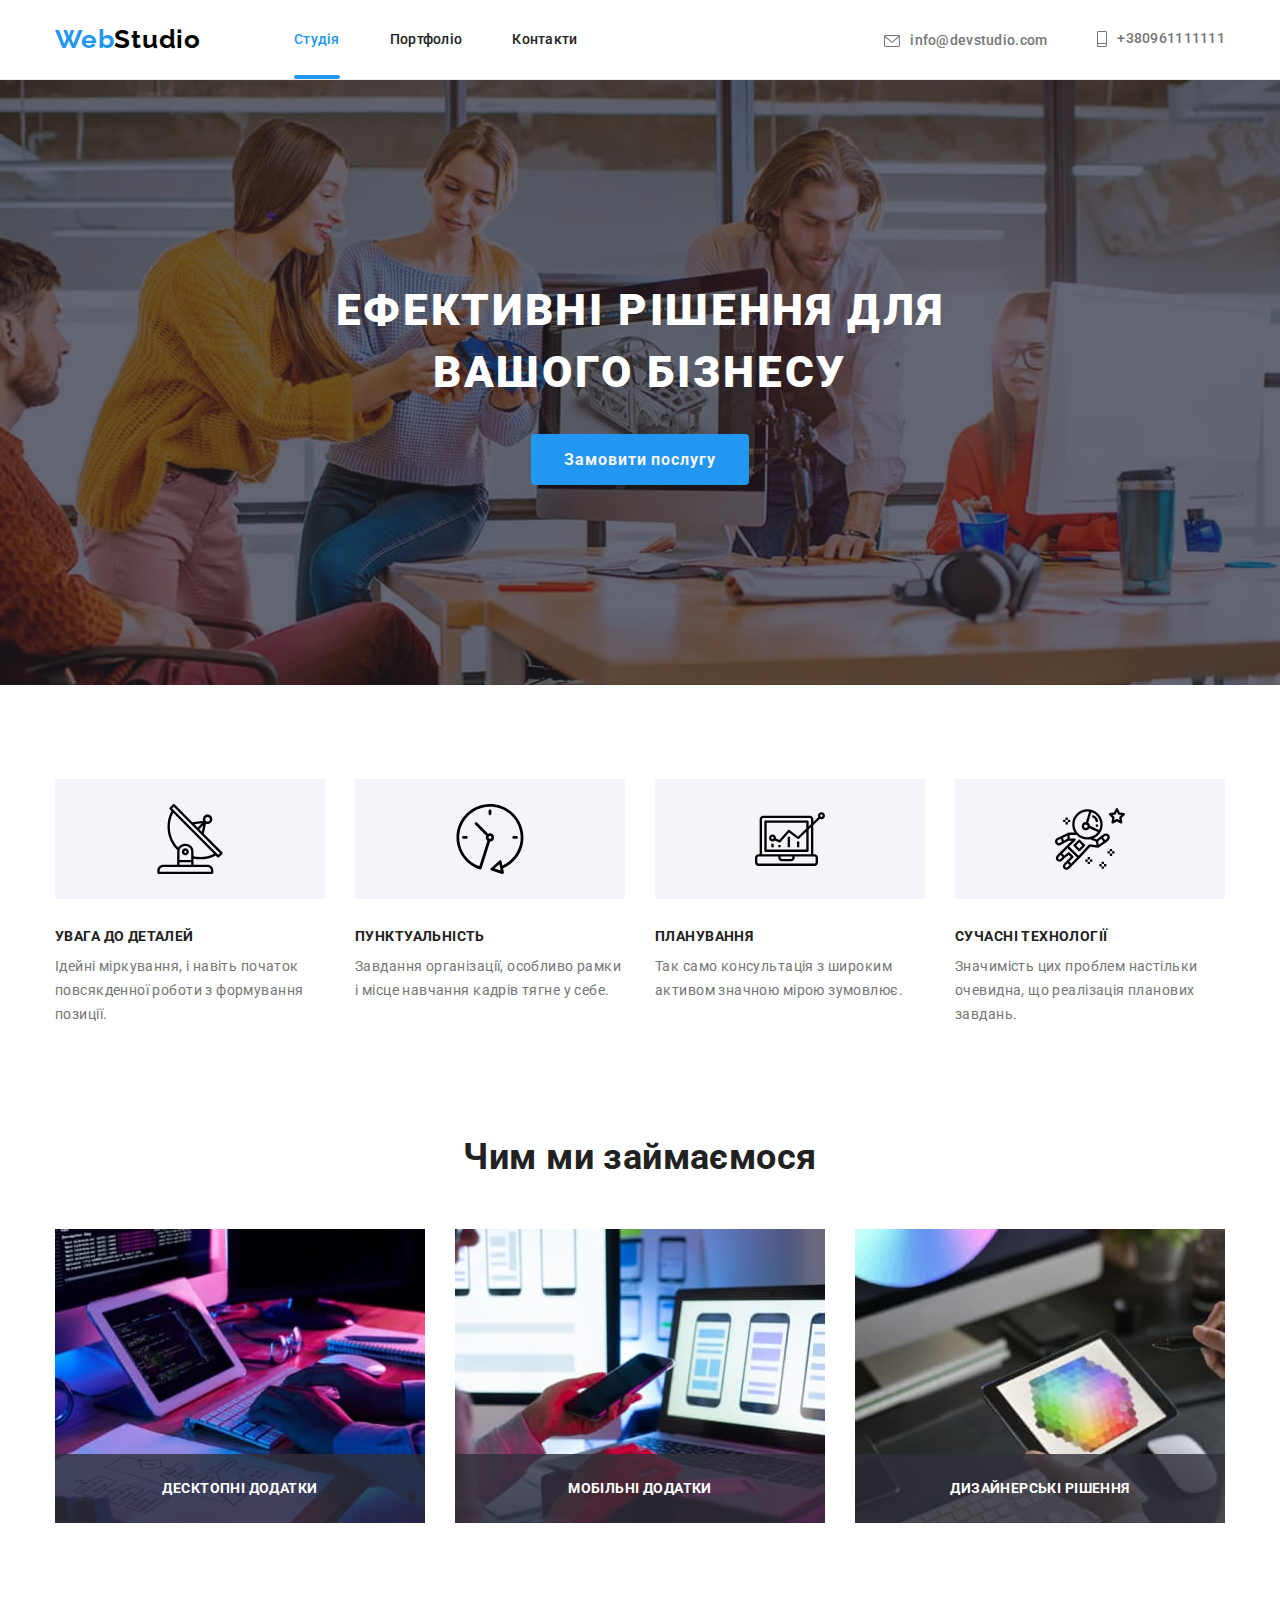
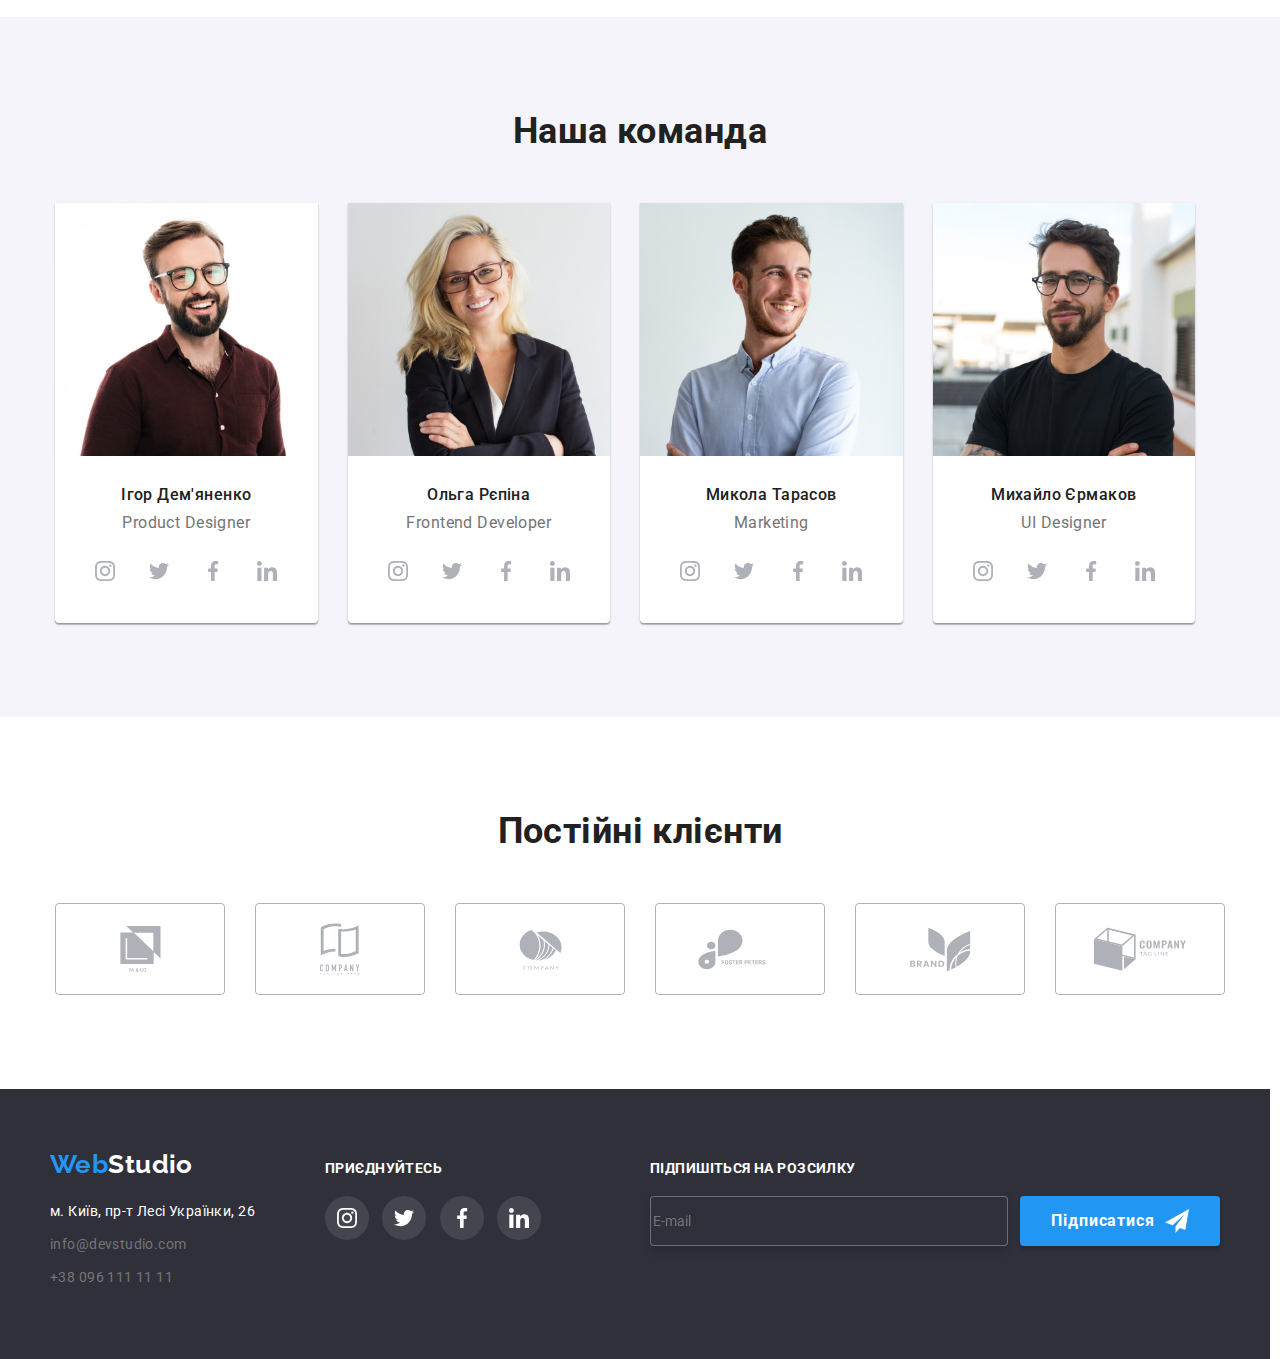
<file: index.html>
<!DOCTYPE html>
<html lang="uk">
<head>
    <meta charset="UTF-8">
    <meta http-equiv="X-UA-Compatible" content="IE=edge">
    <meta name="viewport" content="width=device-width, initial-scale=1.0">
    <title>Студія</title>
    <link rel="preconnect" href="https://fonts.googleapis.com">
<link rel="preconnect" href="https://fonts.gstatic.com" crossorigin>
<link href="https://fonts.googleapis.com/css2?family=Raleway:wght@700&family=Roboto:wght@400;500;700;900&display=swap" rel="stylesheet">
<link rel="stylesheet" href="https://cdnjs.cloudflare.com/ajax/libs/modern-normalize/1.1.0/modern-normalize.min.css">    
<link rel="stylesheet" href="./css/styles.css">
</head>
<body class="page">
    <header class="page-header">
        <div class="container container-nav">
        <nav class="main-nav container-nav">
            <a class="logo" href="./index.html"><span class="logo-pic">Web</span>Studio</a>
        <ul class="site-nav list">
            <li class="item"><a class="link current" href="./index.html">Студія</a></li>
            <li class="item"><a class="link" href="./portfolio.html">Портфоліо</a></li>
            <li  class="item"><a class="link" href="">Контакти</a></li>
        </ul>
    </nav>
        <ul class="contact">
        <li class="item">
            <a class="contact-list" href="mailto:info@devstudio.com">
                <svg class="contact-icon" width="16" height="12"><use href="./images/icons.svg#icon-mail"></use></svg>
                info@devstudio.com</a>
        </li>
        <li class="item">
            <a class="contact-list" href="tel:+380961111111">
                <svg class="contact-icon" width="10" height="16"><use href="./images/icons.svg#icon-tel"></use></svg>
                +380961111111</a>
        </li>
    </ul>
</div>
    </header>
<main>
    <!--Шапка сторінки-->
    <section class="hero owerlay">
        <div class="container">
    <h1 class="hero-title">ЕФЕКТИВНІ РІШЕННЯ ДЛЯ <br> ВАШОГО БІЗНЕСУ </h1>
    <button class="button hero-button" data-modal-open type="button">Замовити послугу</button>
        </div>
    </section>
    <!--Наші принципи-->
    <section class="section principle">
        <div class="container">
        <h2 hidden class="section-title">Наші принципи</h2>
        <ul class="feature-list">
            <li class="item item-icon"><div class="feature-icon-block"><a href="" class="feature-link"></a><svg width="70" height="70" class="feature-icon"><use href="./images/icons.svg#icon-antenna"></use></svg></div>
    <h3 class="title">УВАГА ДО ДЕТАЛЕЙ</h3>
    <p class="title-list">Ідейні міркування, і навіть початок повсякденної роботи з формування позиції.</p>
            </li>
<li class="item item-icon"><div class="feature-icon-block"><a href="" class="feature-link"></a><svg width="70" height="70" class="feature-icon"><use href="./images/icons.svg#icon-clock"></use></svg></div>
    <h3 class="title">ПУНКТУАЛЬНІСТЬ</h3>
    <p class="title-list">Завдання організації, особливо рамки і місце навчання кадрів тягне у себе.</p>
</li>
<li class="item item-icon"><div class="feature-icon-block"><a href="" class="feature-link"></a><svg width="70" height="70" class="feature-icon"><use href="./images/icons.svg#icon-diagram"></use></svg></div>
    <h3 class="title">ПЛАНУВАННЯ</h3>
    <p class="title-list">Так само консультація з широким активом значною мірою зумовлює.</p>
</li>
<li class="item item-icon"><div class="feature-icon-block"><a href="" class="feature-link"></a><svg width="70" height="70" class="feature-icon"><use href="./images/icons.svg#icon-astronaut"></use></svg></div>
    <h3 class="title">СУЧАСНІ ТЕХНОЛОГІЇ</h3>
    <p class="title-list">Значимість цих проблем настільки очевидна, що реалізація планових завдань.</p>
</li>
</ul>
</div>
</section>
<!--Чим ми займаємося-->
<section class="job section">
    <div class="container">
<h2 class="section-title">Чим ми займаємося</h2>
<ul class="work-list">
    <li class="item work-items"><img src="./images/img.jpg" alt="img1" width="370">
    <h2 class="work-list-title">ДЕСКТОПНІ ДОДАТКИ</h2>
    </li>
    <li class="item work-items"><img src="./images/img(1).jpg" alt="img2" width="370">
        <h2 class="work-list-title">МОБІЛЬНІ ДОДАТКИ</h2>
    </li>
    <li class="item work-items"><img src="./images/img(2).jpg" alt="img3" width="370">
        <h2 class="work-list-title">ДИЗАЙНЕРСЬКІ РІШЕННЯ</h2>
    </li>
</ul>
</div>
</section>    

<!--Знайомство з командою-->
<section class="section team">
    <div class="container">
    <h2 class="team-title">Наша команда</h2>
<ul class="author">
    <li class="item"><img src="./images/img(3).jpg" alt="Ігор Демяненко" width="270">
    <div class="item-list"><h3 class="title">Ігор Дем'яненко</h3>
        <p class="title-list">Product Designer</p>
        <ul class="teams-soc-list list">
        <li class="teams-soc-items items"><a href="*" class="teams-soc-link"><svg width="20" height="20" class="teams-soc-icon"><use href="./images/icons.svg#icon-instagram"></use></svg></a></li>
        <li class="teams-soc-items items"><a href="*" class="teams-soc-link"><svg width="20" height="20" class="teams-soc-icon"><use href="./images/icons.svg#icon-twitter"></use></svg></a></li>
        <li class="teams-soc-items items"><a href="*" class="teams-soc-link"><svg width="20" height="20" class="teams-soc-icon"><use href="./images/icons.svg#icon-facebook"></use></svg></a></li>
        <li class="teams-soc-items items"><a href="*" class="teams-soc-link"><svg width="20" height="20" class="teams-soc-icon"><use href="./images/icons.svg#icon-linkedin"></use></svg></a></li>
    </ul>
    </div>
</li>
    <li class="item"><img src="./images/img(4).jpg" alt="Ольга Рєпіна" width="270">
    <div class="item-list"><h3 class="title">Ольга Рєпіна</h3>
        <p class="title-list">Frontend Developer</p>
        <ul class="teams-soc-list list">
            <li class="teams-soc-items items"><a href="*" class="teams-soc-link"><svg width="20" height="20" class="teams-soc-icon"><use href="./images/icons.svg#icon-instagram"></use></svg></a></li>
            <li class="teams-soc-items items"><a href="*" class="teams-soc-link"><svg width="20" height="20" class="teams-soc-icon"><use href="./images/icons.svg#icon-twitter"></use></svg></a></li>
            <li class="teams-soc-items items"><a href="*" class="teams-soc-link"><svg width="20" height="20" class="teams-soc-icon"><use href="./images/icons.svg#icon-facebook"></use></svg></a></li>
            <li class="teams-soc-items items"><a href="*" class="teams-soc-link"><svg width="20" height="20" class="teams-soc-icon"><use href="./images/icons.svg#icon-linkedin"></use></svg></a></li>
        </ul>
    </div>
</li>
    <li class="item"><img src="./images/img(5).jpg" alt="Микола Тарасов" width="270">
    <div class="item-list"><h3 class="title">Микола Тарасов</h3>
        <p class="title-list">Marketing</p>
        <ul class="teams-soc-list list">
            <li class="teams-soc-items items"><a href="*" class="teams-soc-link"><svg width="20" height="20" class="teams-soc-icon"><use href="./images/icons.svg#icon-instagram"></use></svg></a></li>
            <li class="teams-soc-items items"><a href="*" class="teams-soc-link"><svg width="20" height="20" class="teams-soc-icon"><use href="./images/icons.svg#icon-twitter"></use></svg></a></li>
            <li class="teams-soc-items items"><a href="*" class="teams-soc-link"><svg width="20" height="20" class="teams-soc-icon"><use href="./images/icons.svg#icon-facebook"></use></svg></a></li>
            <li class="teams-soc-items items"><a href="*" class="teams-soc-link"><svg width="20" height="20" class="teams-soc-icon"><use href="./images/icons.svg#icon-linkedin"></use></svg></a></li>
        </ul>
    </div>
</li>
    <li class="item"><img src="./images/img(6).jpg" alt="Михайло Єрмаков" width="270">
    <div class="item-list"><h3 class="title">Михайло Єрмаков</h3>
        <p class="title-list">UI Designer</p>
        <ul class="teams-soc-list list">
            <li class="teams-soc-items items"><a href="*" class="teams-soc-link"><svg width="20" height="20" class="teams-soc-icon"><use href="./images/icons.svg#icon-instagram"></use></svg></a></li>
            <li class="teams-soc-items items"><a href="*" class="teams-soc-link"><svg width="20" height="20" class="teams-soc-icon"><use href="./images/icons.svg#icon-twitter"></use></svg></a></li>
            <li class="teams-soc-items items"><a href="*" class="teams-soc-link"><svg width="20" height="20" class="teams-soc-icon"><use href="./images/icons.svg#icon-facebook"></use></svg></a></li>
            <li class="teams-soc-items items"><a href="*" class="teams-soc-link"><svg width="20" height="20" class="teams-soc-icon"><use href="./images/icons.svg#icon-linkedin"></use></svg></a></li>
        </ul>
    </div>
</li>
</ul>
</div>
</section>
<section class="section">
    <div class="container">
    <h2 class="clients-title">Постійні клієнти</h2>
<ul class="clients-list list">
    <li class="clients-items"><a href="*" class="clients-link"><svg width="41" height="46" class="clients-icon"><use href="./images/icons.svg#icon-company1"></use></svg></a></li>
    <li class="clients-items"><a href="*" class="clients-link"><svg width="40" height="52" class="clients-icon"><use href="./images/icons.svg#icon-company2"></use></svg></a></li>
    <li class="clients-items"><a href="*" class="clients-link"><svg width="43" height="41" class="clients-icon"><use href="./images/icons.svg#icon-company3"></use></svg></a></li>
    <li class="clients-items"><a href="*" class="clients-link"><svg width="84" height="41" class="clients-icon"><use href="./images/icons.svg#icon-company4"></use></svg></a></li>
    <li class="clients-items"><a href="*" class="clients-link"><svg width="63" height="45" class="clients-icon"><use href="./images/icons.svg#icon-company5"></use></svg></a></li>
    <li class="clients-items"><a href="*" class="clients-link"><svg width="94" height="44" class="clients-icon"><use href="./images/icons.svg#icon-company6"></use></svg></a></li>
</ul>
</div>
</section>
</main>
<footer class="footer">
    <div class="container footer-container">
        <div class="footer-wrap">
    <a class="logo-footer" href="./index.html"><span class="footer-pic">Web</span>Studio</a>
    <address class="adress">
    <ul class="adres-list">
  <li class="item"><a class="adres-link" href="https://www.google.com/maps/place/бульвар+Лесі+Українки,+26,+Київ,+02000/data=!4m2!3m1!1s0x40d4cf0e033ecbe9:0x57a4dffefec77da0?sa=X&ved=2ahUKEwiy8cGI95v7AhVmR_EDHdkjDuEQ8gF6BAgJEAE"> м. Київ, пр-т Лесі Українки, 26 </a></li>
  <li class="item"><a class="contact-footer" href="mailto:info@devstudio.com">info@devstudio.com</a></li>
  <li class="item"><a class="contact-footer" href="tel:+380961111111">+38 096 111 11 11</a></li>
    </ul>
</address>
</div>
<div class="footer-soc">
    <p class="footer-soc-title">Приєднуйтесь</p>
    <ul class="footer-soc-list">
        <li class="footer-soc-items"><a href="*" class="footer-soc-link"><svg width="20" height="20" class="footer-icon"><use href="./images/icons.svg#icon-instagram"></use></svg></a></li>
        <li class="footer-soc-items"><a href="*" class="footer-soc-link"><svg width="20" height="20" class="footer-icon"><use href="./images/icons.svg#icon-twitter"></use></svg></a></li>
        <li class="footer-soc-items"><a href="*" class="footer-soc-link"><svg width="20" height="20" class="footer-icon"><use href="./images/icons.svg#icon-facebook"></use></svg></a></li>
        <li class="footer-soc-items"><a href="*" class="footer-soc-link"><svg width="20" height="20" class="footer-icon"><use href="./images/icons.svg#icon-linkedin"></use></svg></a></li>
    </ul>
</div>
<div class="footer-feedback">
    <b class="feedback-title">ПІДПИШІТЬСЯ НА РОЗСИЛКУ</b>
    <form class="footer-form">
        <input class="" type="email" name="mail" id="mail-footer" placeholder="E-mail">
        <button class="submit-footer" type="submit">Підписатися <svg class="icon-send" width="24" height="24"><use href="./images/icons.svg#icon-send"></use></svg></button>
    </form>
</div>
</div>
</footer>
<div class="backdrop is-hidden" data-modal>
    <div class="modal">
        <button class="button-close" data-modal-close><svg width="11" height="11" class="icon-close" ><use href="./images/icons.svg#icon-close2"></use></svg></button>
        <p class="feedback">Залиште свої дані, ми вам передзвонимо</p>
        <form class="form">
            <div class="form-field">
                <label for="name">Ім'я</label>
            <input class="form-input" type="text" name="name" id="name">
            <span class="icon-form"><svg width="12" height="12" ><use href="./images/icons.svg#icon-modal-name"></use></svg></span>
            </div>
            
            <div class="form-field">
                <label for="tel">Телефон</label>
            <input class="form-input" type="tel" name="tel" id="tel">
            <span class="icon-form"><svg width="12" height="12" ><use href="./images/icons.svg#icon-modal-tel"></use></svg></span>
            </div>
            
            <div class="form-field">
                <label for="mail">Пошта</label>
            <input class="form-input" type="email" name="mail" id="mail">
            <span class="icon-form"><svg width="12" height="12" ><use href="./images/icons.svg#icon-modal-mail"></use></svg></span>
            </div>
            <div class="form-field">
                <label for="comment">Коментар</label>
            <textarea class="comment" name="comment" id="comment"  rows="10" placeholder="Введіть текст"></textarea>
            </div>
            
            <div class="policy">
                <label class="label-policy" for="policy">
                    <input class="checkbox" type="checkbox" name="policy" id="policy">
                    <span class="icon-check"><svg width="15" height="15" class="checkbox-svg"><use href="./images/icons.svg#icon-icon-check"></use></svg></span>
                     Погоджуюся з розсилкою та приймаю 
                     <a class="policy-span" href="">&nbsp; Умови договору</a>
                    </label>
            </div>
            <button class="modal-submit" type="submit">Відправити</button>
        </form>
    </div>
</div>

<script src="./js/modal.js"></script>
</body>
</html>
</file>
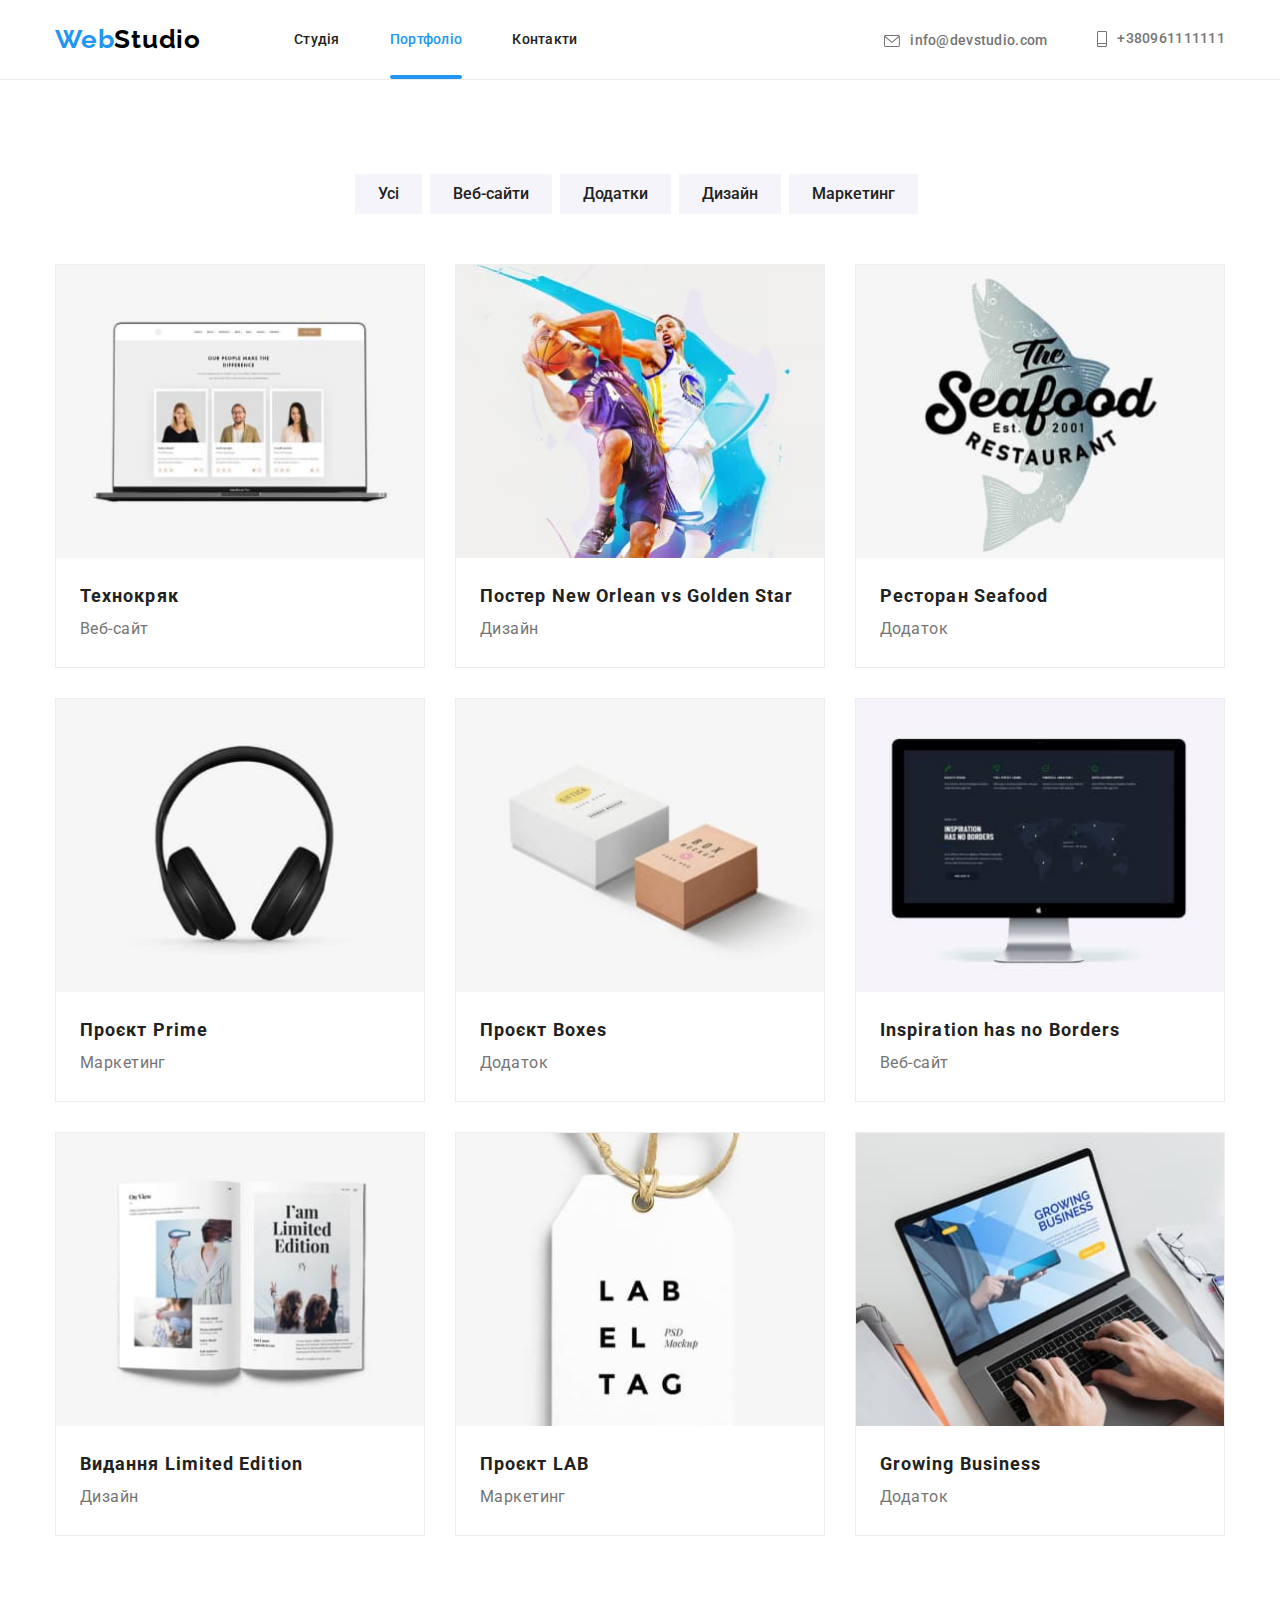
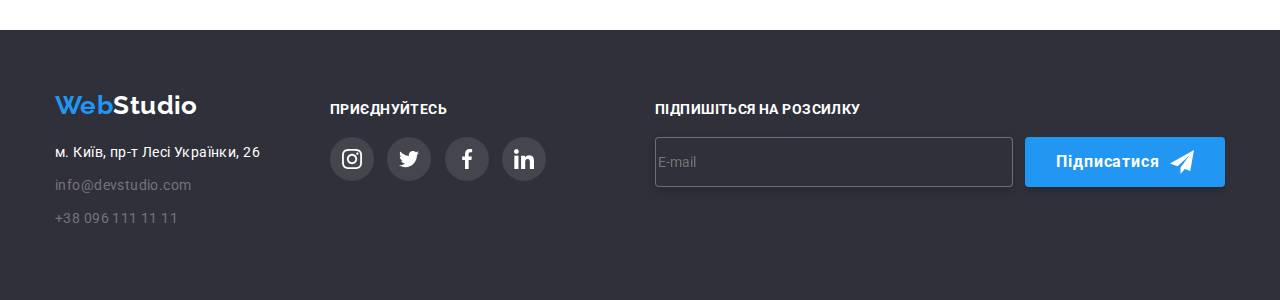
<file: portfolio.html>
<!DOCTYPE html>
<html lang="uk">
<head>
    <meta charset="UTF-8">
    <meta http-equiv="X-UA-Compatible" content="IE=edge">
    <meta name="viewport" content="width=device-width, initial-scale=1.0">
    <title>Студия</title>
    <link rel="preconnect" href="https://fonts.googleapis.com">
<link rel="preconnect" href="https://fonts.gstatic.com" crossorigin>
<link rel="preconnect" href="https://fonts.googleapis.com">
<link rel="preconnect" href="https://fonts.gstatic.com" crossorigin>
<link href="https://fonts.googleapis.com/css2?family=Raleway:wght@700&family=Roboto:wght@400;500;700;900&display=swap" rel="stylesheet">
<link rel="stylesheet" href="https://cdnjs.cloudflare.com/ajax/libs/modern-normalize/1.1.0/modern-normalize.min.css">   
<link rel="stylesheet" href="./css/styles.css">
</head>
<body class="page">
    <header class="page-header">
        <div class="container container-nav">
        <nav class="main-nav container-nav">
            <a class="logo" href="./index.html"><span class="logo-pic">Web</span>Studio</a>
        <ul class="site-nav list">
            <li class="item"><a class="link" href="./index.html">Студія</a></li>
            <li class="item"><a class="link current" href="./portfolio.html">Портфоліо</a></li>
            <li class="item"><a class="link" href="">Контакти</a></li>
        </nav>
            <ul class="contact">
                <li class="item">
                    <a class="contact-list" href="mailto:info@devstudio.com">
                    <svg class="contact-icon" width="16" height="12"><use href="./images/icons.svg#icon-mail"></use></svg>
                    info@devstudio.com</a></li>
                <li class="item">
                    <a class="contact-list" href="tel:+380961111111">
                    <svg class="contact-icon" width="10" height="16">
                        <use href="./images/icons.svg#icon-tel">
                        </use>
                    </svg>
                    +380961111111</a></li>
            </ul>  
    </div>
    </header>

<main>
    <section class="portfolio-page section">
        <div class="container">
    <h1 hidden>Portfolio</h1>
<ul class="button-menu">
    <li class="item"><button class="button" type="button">Усі</button></li>
    <li class="item"><button class="button" type="button">Веб-сайти</button></li>
    <li class="item"><button class="button" type="button">Додатки</button></li>
    <li class="item"><button class="button" type="button">Дизайн</button></li>
    <li class="item"><button class="button" type="button">Маркетинг</button></li>
</ul>
<ul class="features">
    <li class="features-list">
        <div class="features-about"><img src="./images/img(7).jpg" alt="Робота" width="370">
        <p class="features-title-hover">Ресурс пропонує комплексні пропозиції з різним рівнем функціоналу та сервісів. Все це дозволить відвідувачу отримати вичерпні відомості про компанію чи приватну особу.</p>
    </div>
        <div class="features-item">
            <h2 class="features-title">Технокряк</h2>
            <p class="features-title-list">Веб-сайт</p>
        </div>
    </li>
    <li class="features-list">
        <div class="features-about"><img src="./images/img(8).jpg" alt="Робота" width="370">
        <p class="features-title-hover">Ресурс пропонує комплексні пропозиції з різним рівнем функціоналу та сервісів. Все це дозволить відвідувачу отримати вичерпні відомості про компанію чи приватну особу.</p>
        </div>
        <div class="features-item">
            <h2 class="features-title">Постер New Orlean vs Golden Star</h2>
            <p class="features-title-list">Дизайн</p>
        </div>
    </li>
    <li class="features-list">
        <div class="features-about"><img src="./images/img(9).jpg" alt="Робота" width="370">
        <p class="features-title-hover">Ресурс пропонує комплексні пропозиції з різним рівнем функціоналу та сервісів. Все це дозволить відвідувачу отримати вичерпні відомості про компанію чи приватну особу.</p>
        </div>
        <div class="features-item">
            <h2 class="features-title">Ресторан Seafood</h2>
            <p class="features-title-list">Додаток</p>
        </div>
    </li>
    <li class="features-list">
        <div class="features-about"><img src="./images/img(10).jpg" alt="Робота" width="370">
        <p class="features-title-hover">Ресурс пропонує комплексні пропозиції з різним рівнем функціоналу та сервісів. Все це дозволить відвідувачу отримати вичерпні відомості про компанію чи приватну особу.</p>
        </div>
        <div class="features-item">
            <h2 class="features-title">Проєкт Prime</h2>
            <p class="features-title-list">Маркетинг</p>
        </div>
    </li>
    <li class="features-list">
        <div class="features-about"><img src="./images/img(11).jpg" alt="Робота" width="370">
        <p class="features-title-hover">Ресурс пропонує комплексні пропозиції з різним рівнем функціоналу та сервісів. Все це дозволить відвідувачу отримати вичерпні відомості про компанію чи приватну особу.</p>
        </div>
        <div class="features-item">
            <h2 class="features-title">Проєкт Boxes</h2>
            <p class="features-title-list">Додаток</p>
        </div>
    </li>
    <li class="features-list">
        <div class="features-about"><img src="./images/img(12).jpg" alt="Робота" width="370">
        <p class="features-title-hover">Ресурс пропонує комплексні пропозиції з різним рівнем функціоналу та сервісів. Все це дозволить відвідувачу отримати вичерпні відомості про компанію чи приватну особу.</p>
        </div>
        <div class="features-item"> 
            <h2 class="features-title">Inspiration has no Borders</h2>
            <p class="features-title-list">Веб-сайт</p>
        </div>
    </li>
    <li class="features-list">
        <div class="features-about"><img src="./images/img(13).jpg" alt="Робота" width="370">
        <p class="features-title-hover">Ресурс пропонує комплексні пропозиції з різним рівнем функціоналу та сервісів. Все це дозволить відвідувачу отримати вичерпні відомості про компанію чи приватну особу.</p>
        </div>
        <div class="features-item">
            <h2 class="features-title">Видання Limited Edition</h2>
            <p class="features-title-list">Дизайн</p>
        </div>
    </li>
    <li class="features-list">
        <div class="features-about"><img src="./images/img(14).jpg" alt="Робота" width="370">
        <p class="features-title-hover">Ресурс пропонує комплексні пропозиції з різним рівнем функціоналу та сервісів. Все це дозволить відвідувачу отримати вичерпні відомості про компанію чи приватну особу.</p>
        </div>
        <div class="features-item">
            <h2 class="features-title">Проєкт LAB</h2>
            <p class="features-title-list">Маркетинг</p>
        </div>
    </li>
    <li class="features-list">
        <div class="features-about"><img src="./images/img(15).jpg" alt="Робота" width="370">
        <p class="features-title-hover">Ресурс пропонує комплексні пропозиції з різним рівнем функціоналу та сервісів. Все це дозволить відвідувачу отримати вичерпні відомості про компанію чи приватну особу.</p>
        </div>
        <div class="features-item">
            <h2 class="features-title">Growing Business</h2>
            <p class="features-title-list">Додаток</p>
        </div>
    </li>
</ul>
</main>
<footer class="footer">
    <div class="container footer-container">
        <div class="footer-wrap">
    <a class="logo-footer" href="./index.html"><span class="footer-pic">Web</span>Studio</a>
    <address class="adress">
    <ul class="adres-list">
  <li class="item"><a class="adres-link" href="https://www.google.com/maps/place/бульвар+Лесі+Українки,+26,+Київ,+02000/data=!4m2!3m1!1s0x40d4cf0e033ecbe9:0x57a4dffefec77da0?sa=X&ved=2ahUKEwiy8cGI95v7AhVmR_EDHdkjDuEQ8gF6BAgJEAE"> м. Київ, пр-т Лесі Українки, 26 </a></li>
  <li class="item"><a class="contact-footer" href="mailto:info@devstudio.com">info@devstudio.com</a></li>
  <li class="item"><a class="contact-footer" href="tel:+380961111111">+38 096 111 11 11</a></li>
    </ul>
</address>
</div>
<div class="footer-soc">
    <p class="footer-soc-title">Приєднуйтесь</p>
    <ul class="footer-soc-list">
        <li class="footer-soc-items"><a href="*" class="footer-soc-link"><svg width="20" height="20" class="footer-icon"><use href="./images/icons.svg#icon-instagram"></use></svg></a></li>
        <li class="footer-soc-items"><a href="*" class="footer-soc-link"><svg width="20" height="20" class="footer-icon"><use href="./images/icons.svg#icon-twitter"></use></svg></a></li>
        <li class="footer-soc-items"><a href="*" class="footer-soc-link"><svg width="20" height="20" class="footer-icon"><use href="./images/icons.svg#icon-facebook"></use></svg></a></li>
        <li class="footer-soc-items"><a href="*" class="footer-soc-link"><svg width="20" height="20" class="footer-icon"><use href="./images/icons.svg#icon-linkedin"></use></svg></a></li>
    </ul>
</div>
<div class="footer-feedback">
    <b class="feedback-title">ПІДПИШІТЬСЯ НА РОЗСИЛКУ</b>
    <form class="footer-form">
        <input type="email" name="mail" id="mail-footer" placeholder="E-mail">
        <button class="submit-footer" type="submit">Підписатися <svg class="icon-send" width="24" height="24"><use href="./images/icons.svg#icon-send"></use></svg></button>
    </form>
</div>
</div>
</footer>
</body>
</html>
</file>
<file: css/styles.css>
/* основной цвет текста  #212121 */
/* цвет фона белый  #F5F5F5 */
/* цвет фона футера #2F303A */
/* голубой цвет акцента #2196F3 */
/* вторичный цвет текста #757575 */
/* цвет адреса и кнопки #FFFFFF */
/* вторичный цвет фона #F5F4FA */
:root{
    --primary-text-color:#757575 ;
    --title-text-color:#212121 ;
    --accent-color:#2196F3 ;
    --footer-bg-color:#2F303A;
    --white-bg-color:#FFFFFF;
    --black-color:#000000;
    --page-bg-color:#F5F5F5;
    --img-bg-color:#EEEEEE;
    --second-bg-color:#F5F4FA;
    --icon-color:#AFB1B8;
    --icon-hover-color:#2196F3;
    --icon-bg-color:rgba(255, 255, 255, 0.1);
    --bg-modal-color:rgba(0, 0, 0, 0.2);
    --field-outline:rgba(33, 33, 33, 0.2);
}
ul{
    padding: 0;
    margin-left: auto;
    margin-top: 0;
    margin-bottom: 0;
}
li{
    margin-top: 0;
    margin-bottom: 0;
}
h1,h2,h3,h4,h5,h6{
    margin-top: 0;
    margin-bottom: 0;
}
p{
    margin-top: 0;
    margin-bottom: 0;
}
img{
    display: block;
    max-width: 100%;
    height: auto;
}
html{
    box-sizing: border-box;
}
.items{
    list-style: none;
}
*,
*::before,
*::after{
    box-sizing: inherit;
}
/* Чим ми займаємося */
.job.section{
    padding-top: 0;
}
/*Container*/
.container{
width: 1200px;
    padding-left: 15px;
    padding-right: 15px;
    margin-left: auto;
    margin-right: auto;}
/* Page */
.page{
    margin: 0;
    background-color:var(--page-bg-color);
    color: var(--title-text-color);
    font-family: 'Roboto', sans-serif;
    letter-spacing: 0.03em;
font-size: 14px;
background-color:var(--white-bg-color);
}

/*-----logo-----*/
.page-header{
    display: flex;
    align-items: center;
    background-color:var(--white-bg-color);
    border-bottom: 1px solid #ECECEC;
}
.logo{
    font-family: Raleway, sans-serif;
    font-style: normal;
color: var(--black-color);
text-decoration: none;
font-weight: 700;
font-size: 26px;
line-height: 1.19;
letter-spacing: 0.03em;
}
.logo-pic{
    color: var(--accent-color);
}
/* Main nav */
.container-nav{
    display: flex;
    align-items: center;
}
/* Nav */
.nav{
    display: flex;
}
.site-nav{
    display: flex;
    list-style: none;
    margin-left: 93px;
}
.site-nav .link{
display: block;
padding-top: 32px;
padding-bottom: 32px;

color:var(--title-text-color);
text-decoration: none;
font-weight: 500;
line-height: 1.1;
letter-spacing: 0.02em;
transition: color 250ms cubic-bezier(0.4, 0, 0.2, 1);
}
.site-nav .item{
    padding: 0;
    margin: 0;
    margin-right: 50px;
}
.site-nav .item:last-child{
    margin-right: 0px;
}
.site-nav .link:hover{
   color: var(--accent-color);
}
.site-nav .link.current{
    color: var(--accent-color);
}

.link.current::after{
    content: '';

    position: absolute;
    left: 0;
    bottom: 0;

    opacity: 1;
    display: block;
    width: 100%;
    height: 4px;
    background-color:var(--accent-color);
    border-radius: 2px;
}
.contact .contact-list {
    text-decoration: none;
    font-weight: 500;
line-height: 1.1;
letter-spacing: 0.02em;
}
.contact{
    margin-left: auto;
    display: flex;
    list-style: none;
    justify-content: center;
    align-items: baseline;
}
.contact .item {
    justify-content: center;
    align-items: center;
    text-align: center;
    margin-right: 50px;
}
.contact .item:last-child{
    margin-right: 0px;
}
.contact-list{
    display: flex;
    align-items: center;
    color: var(--primary-text-color);
    transition: color 250ms cubic-bezier(0.4, 0, 0.2, 1), fill 250ms cubic-bezier(0.4, 0, 0.2, 1);
    display: flex;
    align-items: center;
    justify-content: center;
}
.contact-list:hover{
    color: var(--accent-color);
    
    transition: color 250ms cubic-bezier(0.4, 0, 0.2, 1);
}
.contact-list:focus{
    color: var(--accent-color);
}
.contact-icon{
    margin-right: 10px;
    fill: var(--primary-text-color);
}
.icon-mail{
    margin-right: 10px;
    fill: var(--primary-text-color);
}
.contact-list:hover .contact-icon{
fill: currentColor;
}
.link{
    position: relative;
}
.link::after{
    content: '';

    position: absolute;
    left: 0;
    bottom: 0;

    display: block;
    width: 100%;
    height: 4px;
    background-color:var(--accent-color);
    border-radius: 2px;
    opacity: 0;
    transition: opacity 250ms cubic-bezier(0.4, 0, 0.2, 1);
}
.link:hover::after{
    opacity: 1;
}
/* Шапка сторінки */
.hero{
    text-align: center;
    background: var(--footer-bg-color);
    padding-top: 200px;
    padding-bottom: 200px;

    max-width: 1600px;
    margin-left: auto;
    margin-right: auto;
    background-image:linear-gradient(
        to right,
        rgba(47, 48, 58, 0.4),
        rgba(47, 48, 58, 0.4)
        ),
    url(../images/Img\(16\).jpg);
    background-size: cover;
    background-repeat: no-repeat;
    background-position: center;

}
.hero-title{
    width: 696px;
    margin-bottom: 30px;
    margin-left: auto;
    margin-right: auto;
    font-weight: 900;
    font-size: 44px;
    line-height: 1.4;
    text-align: center;
    letter-spacing: 0.06em;
    text-transform: uppercase;
    color: var(--white-bg-color);
}
.hero-button{
    background-color:var(--accent-color);
}
/* Section */
.team{
    background-color:var(--second-bg-color)
}
.section{
    padding-top: 94px;
    padding-bottom: 94px;
}
.section-title{
    color:var(--title-text-color);
font-size: 36px;
line-height: 1.16;
text-align: center;
margin-bottom: 50px;
}
.section .title{
line-height: 1.14;
}

/*Наші принципи */
.feature-list{
    display: flex;
    list-style: none;
}
.feature-list .item{
    width: 270px;
    margin-right: 30px;
    margin-bottom: 0;
}
.feature-list .item:nth-child(4n){
    margin-right: 0;
}
.feature-list .title{
    color: var(--title-text-color);
}
.feature-icon-block{
    display: flex;
    align-items: center;
    justify-content: center;
    margin-bottom: 30px;
    background-color:var(--second-bg-color);
    width: 270px;
    height: 120px;
}
/* Чим ми займаємося */
.title{
    color: var(--title-text-color);
    font-weight: 700;
    font-size: 14px;
    margin-bottom: 10px;
}
.title-list{
    color: var(--primary-text-color);
line-height: 1.71;
margin-bottom: 16px;
}
.work-list{
    display: flex;
    list-style: none;
}
.work-list .item{
    width: 370px;
}
.work-list .item+.item{
    margin-left: 30px;
}
.work-items{
    position: relative;
}
.work-list-title{
    font-size: 14px;
    width: 100%;
    line-height: 1.1;
    color: var(--white-bg-color);
    text-align: center;
    align-items: center;
    background-color:rgba(47, 48, 58, 0.8);
    padding-bottom: 27px;
    padding-top: 27px;
    position: absolute;
    bottom: 0;
    left: 50%;
    transform: translate(-50%, 0);
}
/* Наша команда */
.author{
    display: flex;
    list-style: none;
}
.author .item{
    width: 270px;
    margin-right: 30px;
    background-color:var(--white-bg-color) ;
    box-shadow: 0px 1px 3px rgba(0, 0, 0, 0.12), 0px 1px 1px rgba(0, 0, 0, 0.14), 0px 2px 1px rgba(0, 0, 0, 0.2);
    border-radius: 0px 0px 4px 4px;
}
.author .item:nth-last-child(){
    margin-right: 0;
}
.team-title{
font-size: 36px;
line-height: 1.16;
text-align: center;
margin-bottom: 50px;
}
.team .title{
font-weight: 500;
font-size: 16px;
line-height: 1.18;
text-align: center;
}
.title .title-list{
font-weight: 500;
font-size: 16px;
line-height: 1.18;
text-align: center;
}
.team .title-list{
    font-size: 16px;
    line-height: 1.18;
    text-align: center;
}
.item .item-list{
    padding-top: 30px;
    padding-bottom: 30px;
}
.teams-soc-list{
    display: flex;
    justify-content: center;
    align-items: center;
}
.teams-soc-items{
    width: 44px;
    height: 44px;
}
.teams-soc-items:not(:last-child){
    margin-right: 10px;
}

.teams-soc-link{
    width: 100%;
    height: 100%;
    display: flex;
    border-radius: 50%;
    justify-content: center;
    align-items: center;
    color: var(--icon-color);
    transition: color 250ms cubic-bezier(0.4, 0, 0.2, 1), background-color 250ms cubic-bezier(0.4, 0, 0.2, 1);
}
.teams-soc-link:hover{
    background-color: var(--icon-hover-color);
    color: var(--white-bg-color);
    
}
.teams-soc-icon{
    fill: currentColor;
}
/* Clients */
.clients-title{
    font-size: 36px;
    line-height: 1.16;
    text-align: center;    
    margin-bottom: 50px;
}
.clients-list{
    display: flex;
    list-style: none;
    justify-content: center;
    align-items: center;
}
.clients-link{
    width: 100%;
    height: 100%;
    display: flex;
    justify-content: center;
    align-items: center;
    color: var(--icon-color);
    transition: color 250ms cubic-bezier(0.4, 0, 0.2, 1);
}
.clients-link:hover{
   color: var(--accent-color);
}
.clients-items{
    width: 170px;
    height: 92px;
    border: 1px solid var(--icon-color);
border-radius: 4px;
transition: border-color 250ms cubic-bezier(0.4, 0, 0.2, 1);
}
.clients-items:hover{
    border: 1px solid var(--accent-color);
border-radius: 4px;
}
.clients-items:not(:last-child){
    margin-right: 30px;
}
.clients-icon{
    fill: currentColor;
}
/* Футер */
.footer{
    color: var(--white-bg-color);
    background-color: var(--footer-bg-color);
    padding-top: 60px;
    padding-bottom: 60px;
}
.footer .list{
    list-style: none;
}
.container-logo{
    margin-bottom: 20px;
}
.logo-footer{
font-family: Raleway, sans-serif;
text-decoration: none;
color:var(--white-bg-color);
font-family: 'Raleway';
font-style: normal;
font-weight: 700;
font-size: 26px;
line-height: 1.19;
}
.footer-pic{
    color: var(--accent-color);
}
.contact-footer{
    text-decoration: none;
    color: var(--primary-text-color);
    font-style: normal;
    line-height: 1.71;
}

.adres-link{
    text-decoration: none;
    color: var(--white-bg-color);
    line-height: 1.71;
    font-style: normal;
}
.adres-list .item{
margin-bottom: 9px;
list-style: none;
}
.adres-list{
    padding: 0%;
    margin-top: 20px;
}
.footer-soc{
    margin-left: 70px;
}
.footer-soc-title{
    margin-bottom: 20px;
    font-weight: 700;
font-size: 14px;
line-height: 16px;
letter-spacing: 0.03em;
text-transform: uppercase;
color: var(--white-bg-color);
}
.footer-soc-list{
    justify-content: center;
    align-items: center;
    list-style: none;
}
.footer-soc-items{
    display: inline-block;
    width: 44px;
    height: 44px;
}
.footer:not(:last-child){
    margin-right: 10px;
}
.footer-soc-link{
    width: 100%;
    height: 100%;
    border-radius: 50%;
    display: flex;
    justify-content: center;
    align-items: center;
    background-color: var(--icon-bg-color);
    color:var(--white-bg-color);
    transition: color 250ms cubic-bezier(0.4, 0, 0.2, 1), background-color 250ms cubic-bezier(0.4, 0, 0.2, 1);
}
.footer-soc-link:hover{
    background-color: var(--icon-hover-color);
    color: var(--white-bg-color);
}
.footer-icon{
    fill: currentColor;
}
.footer-soc-items:not(:last-child){
    margin-right: 10px;
}
.footer-container{
    display: flex;
    align-items: baseline;
}
.footer-feedback{
margin-left: auto;
}
.feedback-title{
    display: flex;
    margin-bottom: 20px;
}
.footer-form{
    display: flex;
}
.footer-form input{
    width: 358px;
    height: 50px;
    border: 1px solid rgba(255, 255, 255, 0.3);
    border-radius: 4px;
    filter: drop-shadow(0px 4px 4px rgba(0, 0, 0, 0.15));
    background-color: var(--footer-bg-color);
    color: var(--white-bg-color);
}
.submit-footer{
    display: flex;
    justify-content: center;
    align-items: center;
    min-width: 200px;
    min-height: 50px;
    border: 1px solid transparent;
    border-radius: 4px;
    box-shadow: 0px 4px 4px rgba(0, 0, 0, 0.15);
    background-color: var(--accent-color);
    color: var(--white-bg-color);
    font-weight: 700;
    letter-spacing: 0.06em;
font-size: 16px;
line-height: 1.8;

margin-left: 12px;
}
.icon-send{
    fill: currentColor;
    margin-left: 10px;
    color: var(--white-bg-color);
}
/* button */
.button{
    color: var(--title-text-color);
    background-color:var(--white-bg-color);
    font-family: inherit;
font-weight: 500;
font-size: 16px;
line-height: 1.62;
text-align: center;
}
.hero-button{
display: inline-block;
padding: 10px 32px;
align-items: center;
text-align: center;
text-decoration: none;
border-radius:4px;
min-width: 216px;
border: 1px solid transparent;

font-weight: 700;
font-size: 16px;
line-height: 1.87;
letter-spacing: 0.06em;
color: var(--page-bg-color);
background-color: var(--accent-color);
}

/* BUTTON */
.button{
    border-radius: 4px;
    border: 1px solid transparent;
}
.item .button{
    align-items: center;
    text-align: center;
    text-decoration: none;
    background-color:var(--second-bg-color) ;
}
.button-menu button{
    color: var(--title-text-color);
    padding-top: 6px;
    padding-bottom: 6px;
    padding-left: 22px;
    padding-right: 22px;
    border-radius: 4px;
    border: 1px solid transparent;
}
.button-menu{
    display: flex;
    justify-content: center;
    background: var(--white-bg-color);
    list-style: none;
}
.button-menu .item{
    margin-right: 8px;
    margin-bottom: 50px;
    background: var(--second-bg-color);
}
.button-menu .item:nth-last-child(){
    margin-right: 0;
}
.button:hover,
.button:focus{
    background-color:var(--accent-color);
    color: var(--white-bg-color);
}
/* Портфоліо */

.features{
    list-style: none;
    display: flex;
    flex-wrap: wrap;
}
.features-list{
    width: 370px;
    margin-right: 30px;
    margin-bottom: 30px;
    height: 404px;
    border: 1px solid var(--img-bg-color);
    background-color: var(--white-bg-color);
}
.features-list:nth-child(3n){
    margin-right: 0;
}
.features-list:nth-last-child(-n+3){
    margin-bottom: 0;
}
.features-list .features-title{
font-weight: 700;
font-size: 18px;
line-height: 2;
letter-spacing: 0.06em;
color: var(--title-text-color);
}
.features-list .features-title-list{
font-size: 16px;
line-height: 30px;
color: var(--primary-text-color);
}
.features-item{
    padding-left: 24px;
    padding-right: 24px;
    padding-top: 20px;
    padding-bottom: 20px;
}
.features-list:focus{
    box-shadow: 0px 1px 1px rgba(0, 0, 0, 0.12), 0px 4px 4px rgba(0, 0, 0, 0.06), 1px 4px 6px rgba(0, 0, 0, 0.16);  
}
.features-list:hover{
    box-shadow: 0px 1px 1px rgba(0, 0, 0, 0.12), 0px 4px 4px rgba(0, 0, 0, 0.06), 1px 4px 6px rgba(0, 0, 0, 0.16);
}
.features-about{
    overflow: hidden;
    position: relative;
}

.features-title-hover{
    background-color:rgba(33, 150, 243, 0.9);;
    width: 100%;
    height: 100%;

    position: absolute;
    padding-left: 24px;
    padding-right: 24px;
    padding-top: 63px;
    padding-bottom: 63px;
    opacity: 0;

    font-weight: 400;
    font-size: 18px;
    line-height: 1.5;
    color: var(--white-bg-color);
    transform: translateY(0);
    transition: transform 250ms cubic-bezier(0.4, 0, 0.2, 1), opacity 250ms cubic-bezier(0.4, 0, 0.2, 1);
}
.features-list:hover .features-title-hover{
    opacity: 1;
    transform: translateY(-100%);
}
/* Модальне вікно */
.backdrop{
    position: fixed;
    top: 0;
    left: 0;

    min-width: 100%;
    min-height: 100%;

    background-color: var(--bg-modal-color);
    transition: opacity 250ms cubic-bezier(0.4, 0, 0.2, 1);
    opacity: 1;
}
.backdrop.is-hidden{
    transition: opacity 250ms cubic-bezier(0.4, 0, 0.2, 1);
    opacity: 0;
    pointer-events: none;
}
.modal{
    position: absolute;
    top: 50%;
    left: 50%;
    transform: translate(-50%, -50%);

    width: 528px;
    height: 581px;
    padding: 40px;

    background-color: var(--white-bg-color);
}
.icon-close{
    width: 11px;
    height: 11px;
    fill: currentColor;
    background-color: var(--white-bg-color);
    display: flex;
    justify-content: center;
    align-items: center;
}
.button-close{
    display: flex;
    position: absolute;
    top: 0;
    right: 0;
    background-color: var(--white-bg-color);
    width: 30px;
    height: 30px;
    border-radius: 50%;
    transform: translate(-8px,8px);
    align-items: center;
    justify-content: center;
    border: 1px solid rgba(0, 0, 0, 0.1);
    
}
.button-close:hover{
    color: var(--accent-color);
}
textarea{
    resize: none;
}
.feedback{
    font-weight: 700;
font-size: 20px;
line-height: 1.15;
text-align: center;
margin: 12px;
}
.form{
font-size: 12px;
line-height: 1.16;
letter-spacing: 0.01em;
    margin-left: auto;
    margin-right: auto;
}
.form-field{
    display: flex;
    flex-direction: column;
    margin-bottom: 10px;
}
.form-field label{
    color: var(--primary-text-color);
    margin-bottom: 4px;
}
.form-field input{
    width: 448px;
    height: 40px;
    border: 1px solid var(--field-outline);
    border-radius: 4px;
    margin: 0;
    padding: 0;
}
.policy{
    display: flex;
    text-align: center;
font-size: 14px;
line-height: 1.71;
color:var(--primary-text-color);
justify-content: center;
}
.policy-span{
    color: var(--accent-color);
}
.form-field .comment{
    width: 448px;
    height: 120px;
    border: 1px solid var(--field-outline);
border-radius: 4px;
padding: 12px 16px;
color:var(--black-color);
}
.comment ::placeholder{
    color:rgba(117, 117, 117, 0.5);
}
.comment:focus{
outline-color: var(--accent-color);
}
.modal-submit{
    display: block;
    margin-top: 30px;
   margin-left: auto;
   margin-right: auto;
    font-weight: 700;
font-size: 16px;
line-height: 1.8;
color: #FFFFFF;
    border-radius:4px;
    border: 1px solid transparent;
    min-width: 200px;
    min-height: 50px;
    box-shadow: 0px 4px 4px rgba(0, 0, 0, 0.15);
    padding: 10px 52px;
    margin-bottom: 40px;
    background-color: var(--accent-color);
}
.form-field {
    position: relative;
}
.form-input{
    display: block;
    position: relative;
}
.form-field .form-input{
    padding: 12px 42px;
}
.form-input:focus{
    outline-color:var(--accent-color);
}
.form-field:focus{
    border-color: var(--accent-color);
}
.form-input:focus ~ .icon-form{
color: var(--accent-color);
}
.icon-form{
    position: absolute;
    top: 50%;
    left: 12px;

    display: inline-block;
    width: 18px;
    height: 18px;

    fill: currentColor;
}
/* Policy */
.policy{
    margin-top: 20px;
}
.label-policy{
    display: flex;
    align-items: center;
}
.checkbox{
    -webkit-appearance: none;
    -moz-appearance: none;
    appearance: none;
}
.icon-check{
    display: inline-block;
    width: 16px;
    height: 15px;

    outline: 2px solid var(--black-color);
    border-radius: 2px;

    margin-right: 7px;
}
.checkbox-svg{
    display: flex;
}
.checkbox:checked + .icon-check{
    outline-color: var(--accent-color);
    background-color: var(--accent-color);
    background-size: cover;
    background-origin: border-box;
}


/* КУБИК */
/* 250ms cubic-bezier(0.4, 0, 0.2, 1) */
/*
</file>
